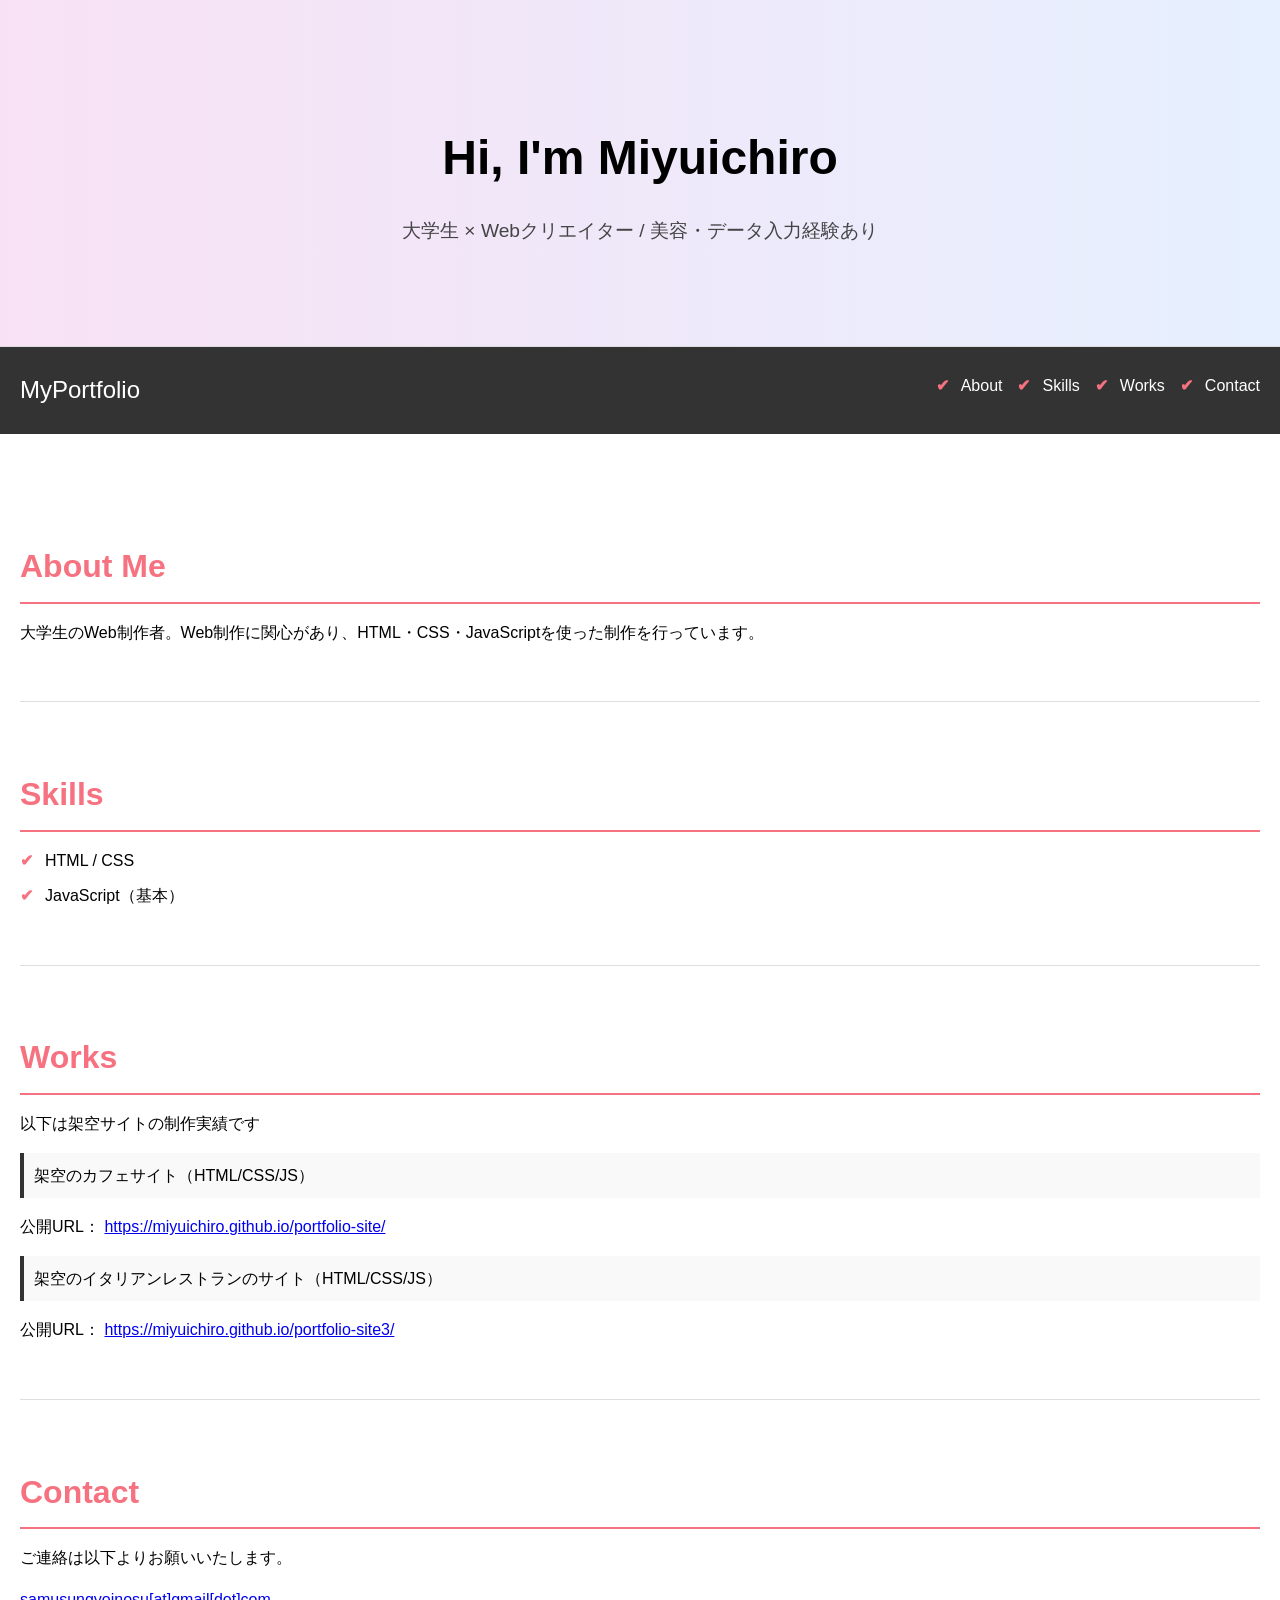
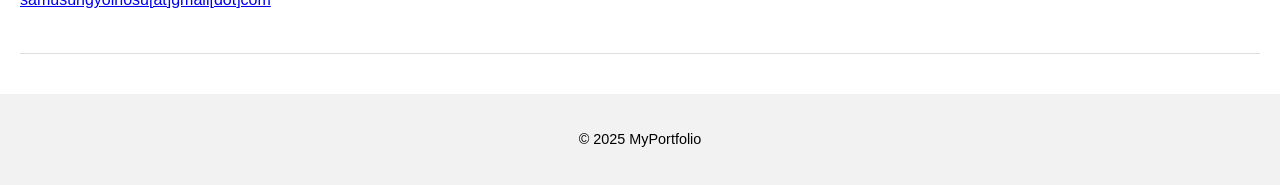
<file: index.html>
<!DOCTYPE html>
<html lang="ja">
<head>
  <meta charset="UTF-8" />
  <meta name="viewport" content="width=device-width, initial-scale=1.0"/>
  <title>My Portfolio</title>
  <link rel="stylesheet" href="port2.css" />
</head>
<body>
  <section class="hero">
    <h1>Hi, I'm Miyuichiro</h1>
    <p>大学生 × Webクリエイター / 美容・データ入力経験あり</p>
  </section>

  <header>
    <div class="logo">MyPortfolio</div>
    <nav id="nav">
      <ul>
        <li><a href="#about">About</a></li>
        <li><a href="#skills">Skills</a></li>
        <li><a href="#works">Works</a></li>
        <li><a href="#contact">Contact</a></li>
      </ul>
    </nav>
    <div class="menu-btn" onclick="toggleMenu()">☰</div>
  </header>

  <main>
    <section id="about">
      <h2>About Me</h2>
      <p>大学生のWeb制作者。Web制作に関心があり、HTML・CSS・JavaScriptを使った制作を行っています。</p>
    </section>

    <section id="skills">
      <h2>Skills</h2>
      <ul>
        <li>HTML / CSS</li>
        <li>JavaScript（基本）</li>
      </ul>
    </section>

    <section id="works">
      <h2>Works</h2>
      <p>以下は架空サイトの制作実績です</p>
      <div class="work-item">架空のカフェサイト（HTML/CSS/JS）</div>
      <p>
        公開URL：
        <a href="https://miyuichiro.github.io/portfolio-site/" target="_blank">https://miyuichiro.github.io/portfolio-site/</a>
      </p>
      <div class="work-item">架空のイタリアンレストランのサイト（HTML/CSS/JS）</div>
      <p>
        公開URL：
        <a href="https://miyuichiro.github.io/portfolio-site3/" target="_blank">https://miyuichiro.github.io/portfolio-site3/</a>
      </p>
    </section>

    <section id="contact">
      <h2>Contact</h2>
      <p>ご連絡は以下よりお願いいたします。</p>
      <a href="samusungyoinosu[at]gmail[dot]com">samusungyoinosu[at]gmail[dot]com</a>
    </section>
  </main>

  <footer>
    <p>&copy; 2025 MyPortfolio</p>
  </footer>

  <script src="port2.js"></script>
</body>
</html>
</file>
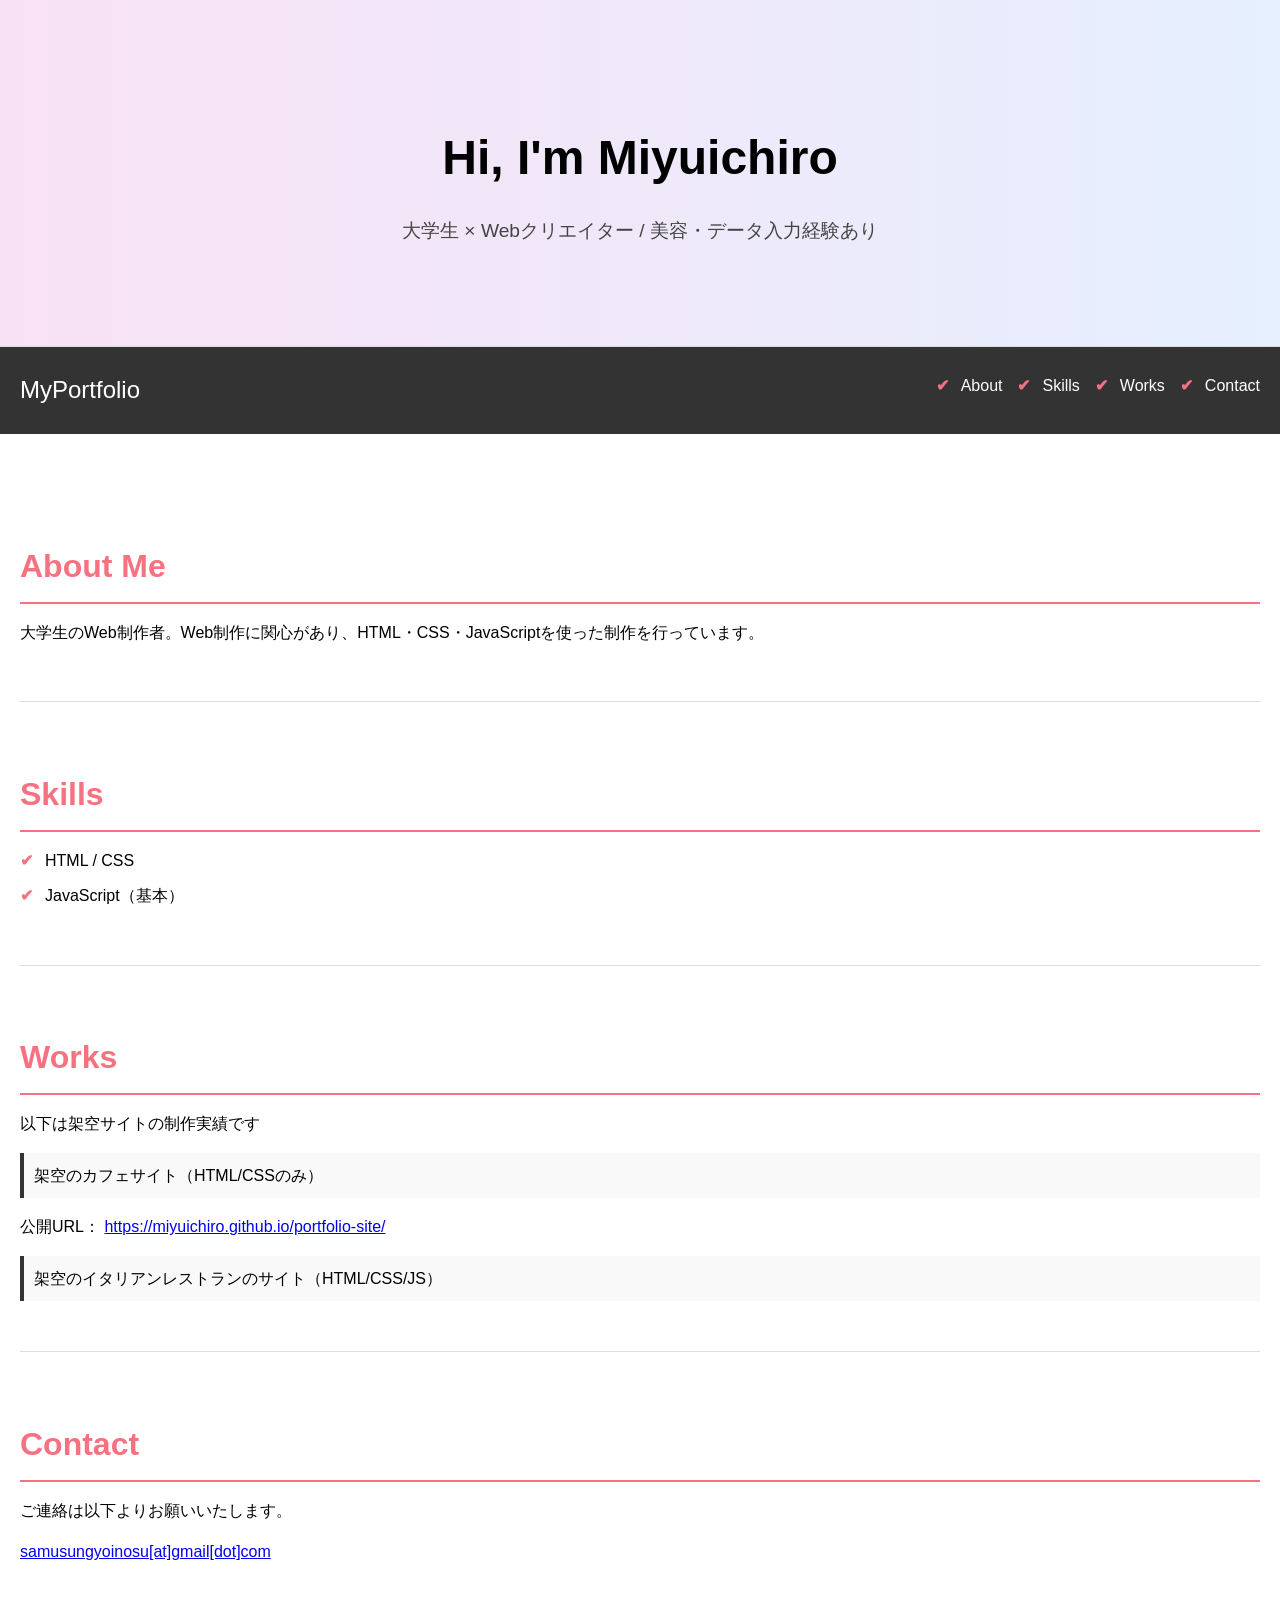
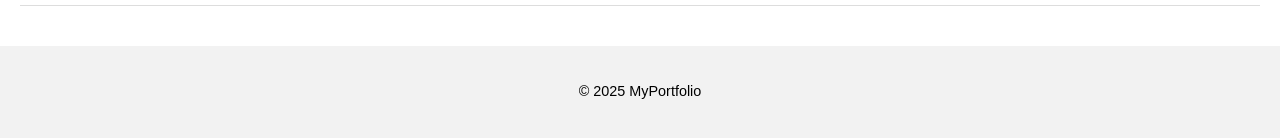
<file: port2.html>
<!DOCTYPE html>
<html lang="ja">
<head>
  <meta charset="UTF-8" />
  <meta name="viewport" content="width=device-width, initial-scale=1.0"/>
  <title>My Portfolio</title>
  <link rel="stylesheet" href="port2.css" />
</head>
<body>
  <section class="hero">
    <h1>Hi, I'm Miyuichiro</h1>
    <p>大学生 × Webクリエイター / 美容・データ入力経験あり</p>
  </section>

  <header>
    <div class="logo">MyPortfolio</div>
    <nav id="nav">
      <ul>
        <li><a href="#about">About</a></li>
        <li><a href="#skills">Skills</a></li>
        <li><a href="#works">Works</a></li>
        <li><a href="#contact">Contact</a></li>
      </ul>
    </nav>
    <div class="menu-btn" onclick="toggleMenu()">☰</div>
  </header>

  <main>
    <section id="about">
      <h2>About Me</h2>
      <p>大学生のWeb制作者。Web制作に関心があり、HTML・CSS・JavaScriptを使った制作を行っています。</p>
    </section>

    <section id="skills">
      <h2>Skills</h2>
      <ul>
        <li>HTML / CSS</li>
        <li>JavaScript（基本）</li>
      </ul>
    </section>

    <section id="works">
      <h2>Works</h2>
      <p>以下は架空サイトの制作実績です</p>
      <div class="work-item">架空のカフェサイト（HTML/CSSのみ）</div>
      <p>
        公開URL：
        <a href="https://miyuichiro.github.io/portfolio-site/" target="_blank">https://miyuichiro.github.io/portfolio-site/</a>
      </p>
      <div class="work-item">架空のイタリアンレストランのサイト（HTML/CSS/JS）</div>
      
    </section>

    <section id="contact">
      <h2>Contact</h2>
      <p>ご連絡は以下よりお願いいたします。</p>
      <a href="samusungyoinosu[at]gmail[dot]com">samusungyoinosu[at]gmail[dot]com</a>
    </section>
  </main>

  <footer>
    <p>&copy; 2025 MyPortfolio</p>
  </footer>

  <script src="port2.js"></script>
</body>
</html>
</file>
<file: port2.css>
body {
  margin: 0;
  font-family: 'Arial', sans-serif;
  line-height: 1.6;
}

.hero {
  background: linear-gradient(to right, #f8e1f4, #e6f0ff);
  text-align: center;
  padding: 80px 20px;
}
.hero h1 {
  font-size: 3rem;
  margin-bottom: 10px;
}
.hero p {
  font-size: 1.2rem;
  color: #444;
}


header {
  background: #333;
  color: #fff;
  padding: 10px 20px;
  position: sticky;
  top: 0;
  display: flex;
  justify-content: space-between;
  align-items: center;
}

.logo {
  font-size: 1.5rem;
}

nav ul {
  list-style: none;
  display: flex;
  gap: 15px;
}

nav a {
  color: #fff;
  text-decoration: none;
}

.menu-btn {
  display: none;
  font-size: 1.5rem;
  cursor: pointer;
}

main {
  padding: 40px 20px;
}

section {
  padding: 40px 0;
  border-bottom: 1px solid #ddd;
}

h2 {
  font-size: 2rem;
  margin-bottom: 10px;
  color: #f67280;
  border-bottom: 2px solid #f67280;
  padding-bottom: 0.3em;
}

h3 {
  font-size: 1.4rem;
  color: #555;
  margin-top: 1.5em;
  margin-bottom: 0.5em;
}

ul {
  list-style: none;
  padding-left: 0;
}

ul li {
  margin-bottom: 10px;
  position: relative;
  padding-left: 25px;
}

ul li::before {
  content: "✔"; /* チェックマーク */
  position: absolute;
  left: 0;
  color: #f67280;
  font-weight: bold;
}

.work-item {
  background: #f9f9f9;
  padding: 10px;
  margin: 10px 0;
  border-left: 4px solid #333;
}

footer {
  background: #f2f2f2;
  text-align: center;
  padding: 20px 0;
  font-size: 0.9rem;
}

.fade-in {
  opacity: 0;
  transform: translateY(30px);
  transition: all 0.8s ease;
}
.fade-in.show {
  opacity: 1;
  transform: translateY(0);
}


@media (max-width: 600px) {
  nav ul {
    display: none;
    flex-direction: column;
    gap: 10px;
    background: #333;
    padding: 10px;
  }
  nav.active ul {
    display: flex;
  }
  .menu-btn {
    display: block;
  }
}
</file>
